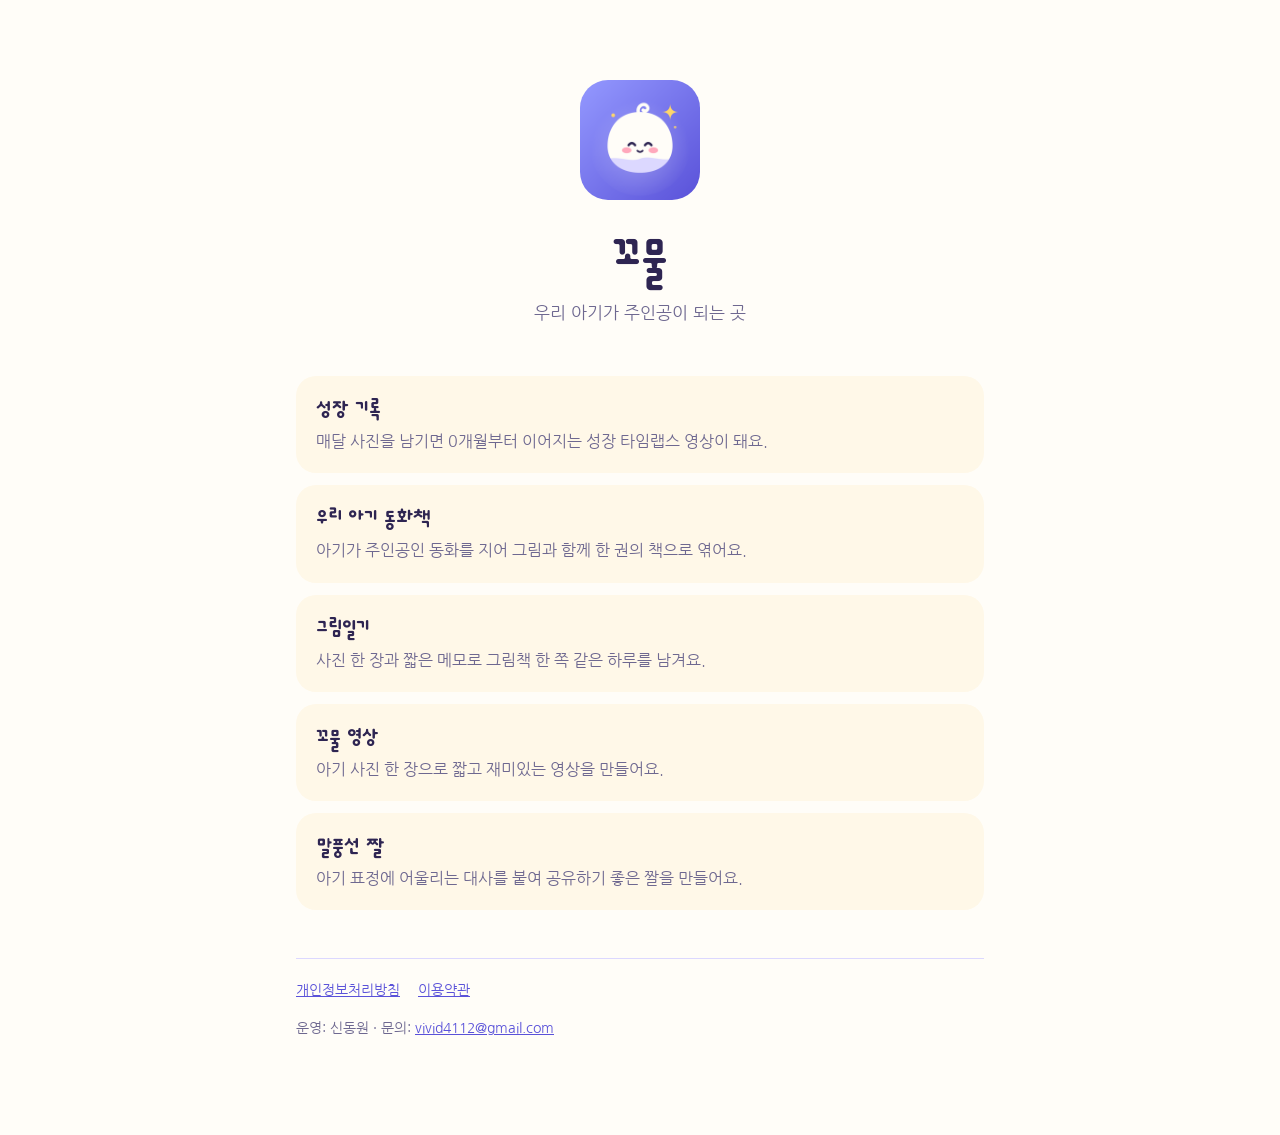
<file: index.html>
<!doctype html>
<html lang="ko">
<head>
  <meta charset="utf-8">
  <meta name="viewport" content="width=device-width, initial-scale=1">
  <title>꼬물</title>
  <meta name="google-site-verification" content="c36oSgWruNd_u1xOIwoiZmFwiPWafDq4WZ_25QEYXlg">
  <meta name="description" content="아기 사진으로 영상, 동화책, 그림일기, 성장 기록을 만드는 앱">
  <link rel="icon" href="favicon.png">
  <link rel="preconnect" href="https://fonts.googleapis.com">
  <link rel="preconnect" href="https://fonts.gstatic.com" crossorigin>
  <link href="https://fonts.googleapis.com/css2?family=Dongle:wght@700&family=Nanum+Gothic:wght@400;700&display=swap" rel="stylesheet">
  <link rel="stylesheet" href="style.css">
</head>
<body>
  <main>
    <section class="hero">
      <img src="icon.png" alt="꼬물 앱 아이콘">
      <h1>꼬물</h1>
      <p>우리 아기가 주인공이 되는 곳</p>
    </section>

    <section class="features">
      <div class="feature"><b>성장 기록</b><p>매달 사진을 남기면 0개월부터 이어지는 성장 타임랩스 영상이 돼요.</p></div>
      <div class="feature"><b>우리 아기 동화책</b><p>아기가 주인공인 동화를 지어 그림과 함께 한 권의 책으로 엮어요.</p></div>
      <div class="feature"><b>그림일기</b><p>사진 한 장과 짧은 메모로 그림책 한 쪽 같은 하루를 남겨요.</p></div>
      <div class="feature"><b>꼬물 영상</b><p>아기 사진 한 장으로 짧고 재미있는 영상을 만들어요.</p></div>
      <div class="feature"><b>말풍선 짤</b><p>아기 표정에 어울리는 대사를 붙여 공유하기 좋은 짤을 만들어요.</p></div>
    </section>

    <footer>
      <a href="privacy.html">개인정보처리방침</a>
      <a href="terms.html">이용약관</a>
      <p>운영: 신동원 · 문의: <a href="mailto:vivid4112@gmail.com">vivid4112@gmail.com</a></p>
    </footer>
  </main>
</body>
</html>
</file>
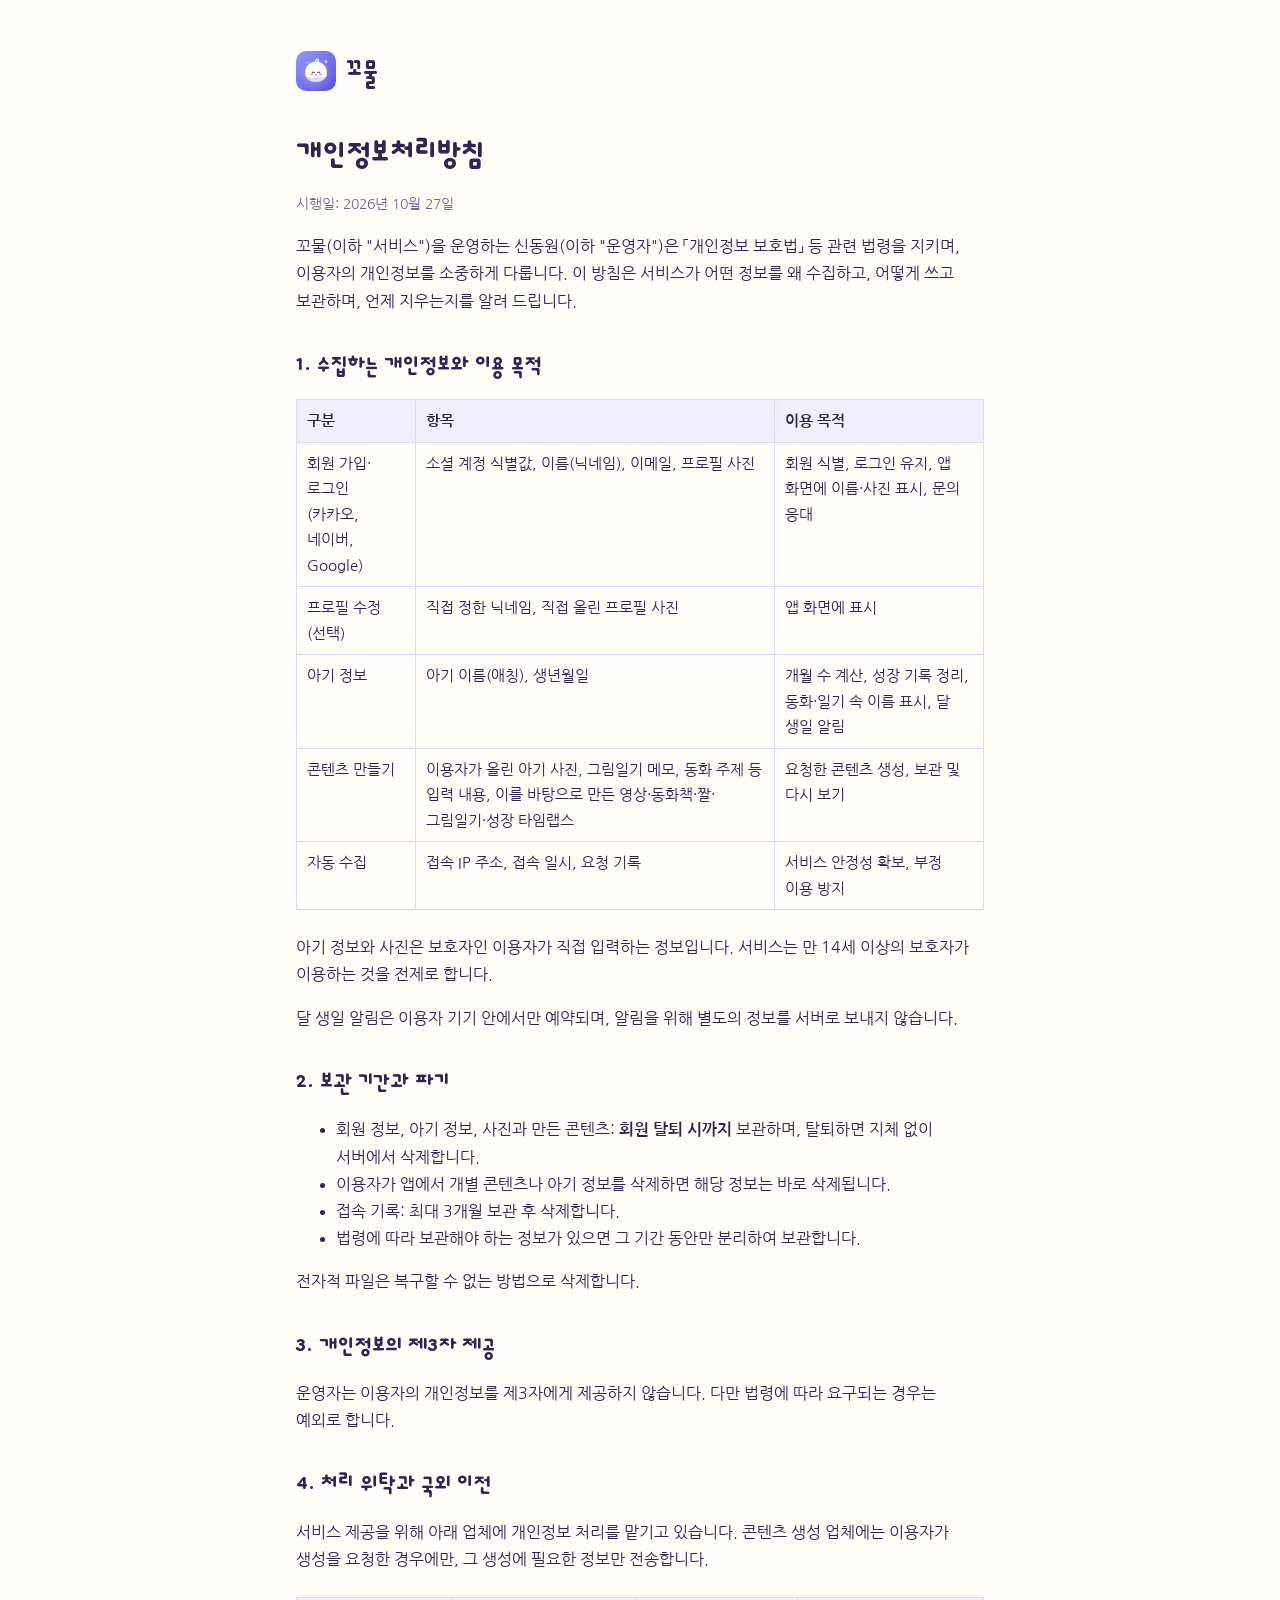
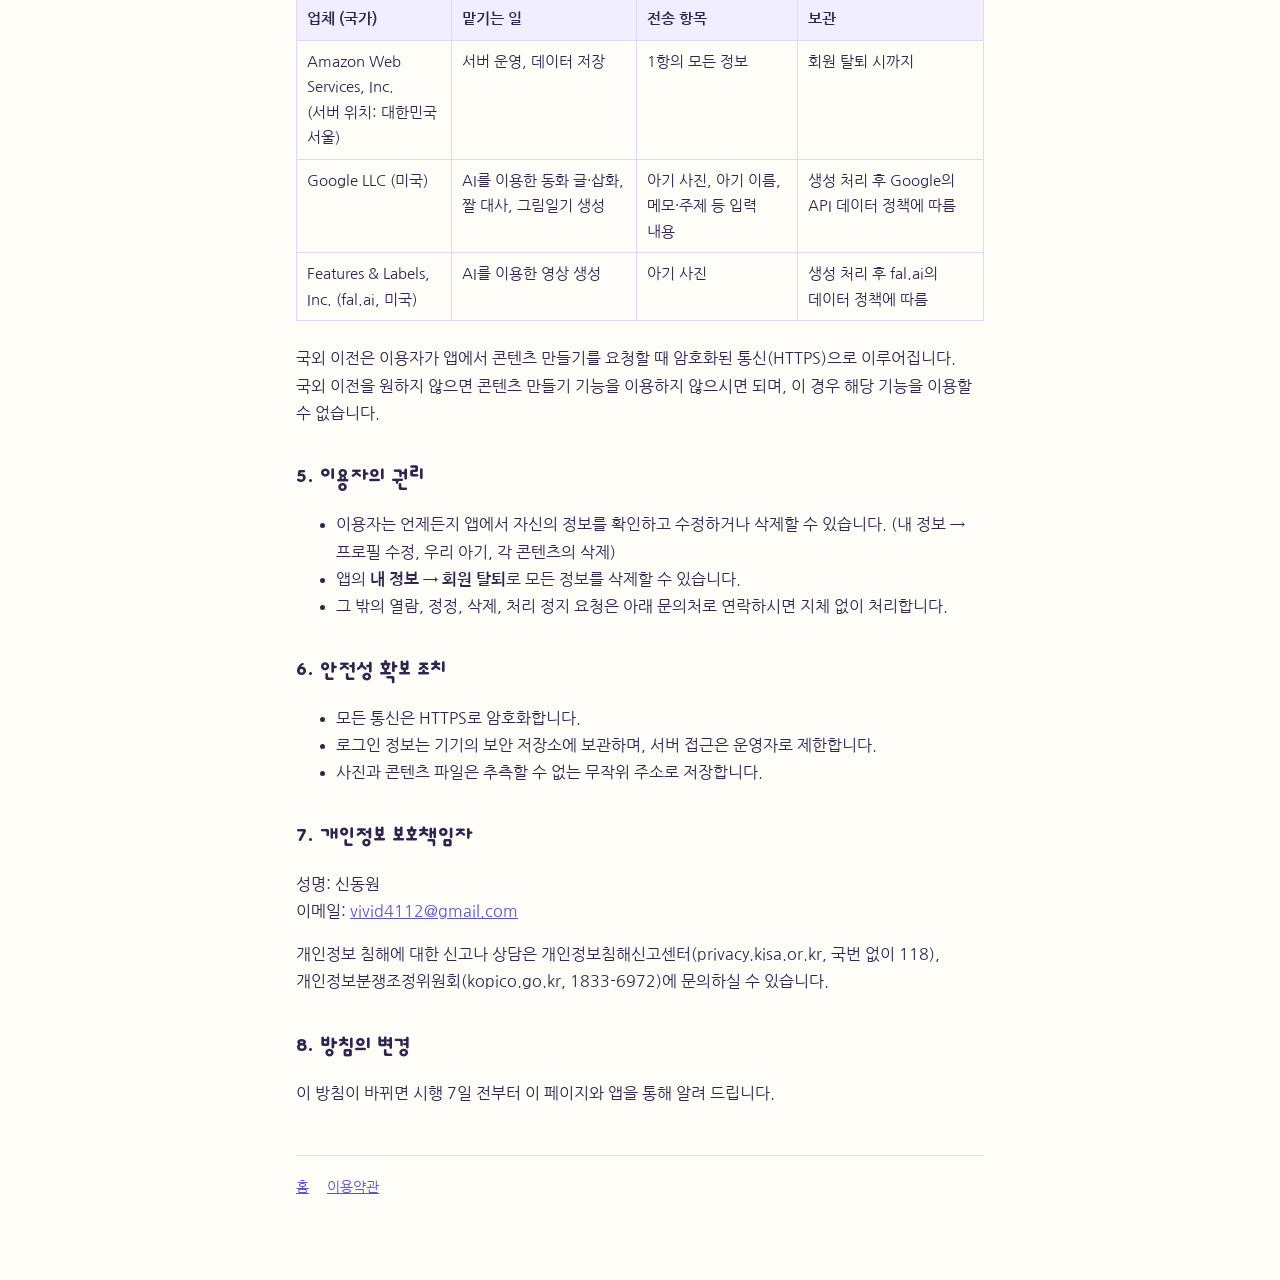
<file: privacy.html>
<!doctype html>
<html lang="ko">
<head>
  <meta charset="utf-8">
  <meta name="viewport" content="width=device-width, initial-scale=1">
  <title>꼬물 개인정보처리방침</title>
  <link rel="icon" href="favicon.png">
  <link rel="preconnect" href="https://fonts.googleapis.com">
  <link rel="preconnect" href="https://fonts.gstatic.com" crossorigin>
  <link href="https://fonts.googleapis.com/css2?family=Dongle:wght@700&family=Nanum+Gothic:wght@400;700&display=swap" rel="stylesheet">
  <link rel="stylesheet" href="style.css">
</head>
<body>
  <main>
    <header class="nav"><img src="icon.png" alt=""><a href="./">꼬물</a></header>

    <h1>개인정보처리방침</h1>
    <p class="meta">시행일: 2026년 10월 27일</p>

    <p>꼬물(이하 "서비스")을 운영하는 신동원(이하 "운영자")은 「개인정보 보호법」 등 관련 법령을 지키며, 이용자의 개인정보를 소중하게 다룹니다. 이 방침은 서비스가 어떤 정보를 왜 수집하고, 어떻게 쓰고 보관하며, 언제 지우는지를 알려 드립니다.</p>

    <h2>1. 수집하는 개인정보와 이용 목적</h2>
    <div class="table-wrap">
      <table>
        <tr><th>구분</th><th>항목</th><th>이용 목적</th></tr>
        <tr>
          <td>회원 가입·로그인<br>(카카오, 네이버, Google)</td>
          <td>소셜 계정 식별값, 이름(닉네임), 이메일, 프로필 사진</td>
          <td>회원 식별, 로그인 유지, 앱 화면에 이름·사진 표시, 문의 응대</td>
        </tr>
        <tr>
          <td>프로필 수정 (선택)</td>
          <td>직접 정한 닉네임, 직접 올린 프로필 사진</td>
          <td>앱 화면에 표시</td>
        </tr>
        <tr>
          <td>아기 정보</td>
          <td>아기 이름(애칭), 생년월일</td>
          <td>개월 수 계산, 성장 기록 정리, 동화·일기 속 이름 표시, 달 생일 알림</td>
        </tr>
        <tr>
          <td>콘텐츠 만들기</td>
          <td>이용자가 올린 아기 사진, 그림일기 메모, 동화 주제 등 입력 내용, 이를 바탕으로 만든 영상·동화책·짤·그림일기·성장 타임랩스</td>
          <td>요청한 콘텐츠 생성, 보관 및 다시 보기</td>
        </tr>
        <tr>
          <td>자동 수집</td>
          <td>접속 IP 주소, 접속 일시, 요청 기록</td>
          <td>서비스 안정성 확보, 부정 이용 방지</td>
        </tr>
      </table>
    </div>
    <p>아기 정보와 사진은 보호자인 이용자가 직접 입력하는 정보입니다. 서비스는 만 14세 이상의 보호자가 이용하는 것을 전제로 합니다.</p>
    <p>달 생일 알림은 이용자 기기 안에서만 예약되며, 알림을 위해 별도의 정보를 서버로 보내지 않습니다.</p>

    <h2>2. 보관 기간과 파기</h2>
    <ul>
      <li>회원 정보, 아기 정보, 사진과 만든 콘텐츠: <b>회원 탈퇴 시까지</b> 보관하며, 탈퇴하면 지체 없이 서버에서 삭제합니다.</li>
      <li>이용자가 앱에서 개별 콘텐츠나 아기 정보를 삭제하면 해당 정보는 바로 삭제됩니다.</li>
      <li>접속 기록: 최대 3개월 보관 후 삭제합니다.</li>
      <li>법령에 따라 보관해야 하는 정보가 있으면 그 기간 동안만 분리하여 보관합니다.</li>
    </ul>
    <p>전자적 파일은 복구할 수 없는 방법으로 삭제합니다.</p>

    <h2>3. 개인정보의 제3자 제공</h2>
    <p>운영자는 이용자의 개인정보를 제3자에게 제공하지 않습니다. 다만 법령에 따라 요구되는 경우는 예외로 합니다.</p>

    <h2>4. 처리 위탁과 국외 이전</h2>
    <p>서비스 제공을 위해 아래 업체에 개인정보 처리를 맡기고 있습니다. 콘텐츠 생성 업체에는 이용자가 생성을 요청한 경우에만, 그 생성에 필요한 정보만 전송합니다.</p>
    <div class="table-wrap">
      <table>
        <tr><th>업체 (국가)</th><th>맡기는 일</th><th>전송 항목</th><th>보관</th></tr>
        <tr>
          <td>Amazon Web Services, Inc.<br>(서버 위치: 대한민국 서울)</td>
          <td>서버 운영, 데이터 저장</td>
          <td>1항의 모든 정보</td>
          <td>회원 탈퇴 시까지</td>
        </tr>
        <tr>
          <td>Google LLC (미국)</td>
          <td>AI를 이용한 동화 글·삽화, 짤 대사, 그림일기 생성</td>
          <td>아기 사진, 아기 이름, 메모·주제 등 입력 내용</td>
          <td>생성 처리 후 Google의 API 데이터 정책에 따름</td>
        </tr>
        <tr>
          <td>Features &amp; Labels, Inc. (fal.ai, 미국)</td>
          <td>AI를 이용한 영상 생성</td>
          <td>아기 사진</td>
          <td>생성 처리 후 fal.ai의 데이터 정책에 따름</td>
        </tr>
      </table>
    </div>
    <p>국외 이전은 이용자가 앱에서 콘텐츠 만들기를 요청할 때 암호화된 통신(HTTPS)으로 이루어집니다. 국외 이전을 원하지 않으면 콘텐츠 만들기 기능을 이용하지 않으시면 되며, 이 경우 해당 기능을 이용할 수 없습니다.</p>

    <h2>5. 이용자의 권리</h2>
    <ul>
      <li>이용자는 언제든지 앱에서 자신의 정보를 확인하고 수정하거나 삭제할 수 있습니다. (내 정보 → 프로필 수정, 우리 아기, 각 콘텐츠의 삭제)</li>
      <li>앱의 <b>내 정보 → 회원 탈퇴</b>로 모든 정보를 삭제할 수 있습니다.</li>
      <li>그 밖의 열람, 정정, 삭제, 처리 정지 요청은 아래 문의처로 연락하시면 지체 없이 처리합니다.</li>
    </ul>

    <h2>6. 안전성 확보 조치</h2>
    <ul>
      <li>모든 통신은 HTTPS로 암호화합니다.</li>
      <li>로그인 정보는 기기의 보안 저장소에 보관하며, 서버 접근은 운영자로 제한합니다.</li>
      <li>사진과 콘텐츠 파일은 추측할 수 없는 무작위 주소로 저장합니다.</li>
    </ul>

    <h2>7. 개인정보 보호책임자</h2>
    <p>성명: 신동원<br>이메일: <a href="mailto:vivid4112@gmail.com">vivid4112@gmail.com</a></p>
    <p>개인정보 침해에 대한 신고나 상담은 개인정보침해신고센터(privacy.kisa.or.kr, 국번 없이 118), 개인정보분쟁조정위원회(kopico.go.kr, 1833-6972)에 문의하실 수 있습니다.</p>

    <h2>8. 방침의 변경</h2>
    <p>이 방침이 바뀌면 시행 7일 전부터 이 페이지와 앱을 통해 알려 드립니다.</p>

    <footer>
      <a href="./">홈</a>
      <a href="terms.html">이용약관</a>
    </footer>
  </main>
</body>
</html>
</file>
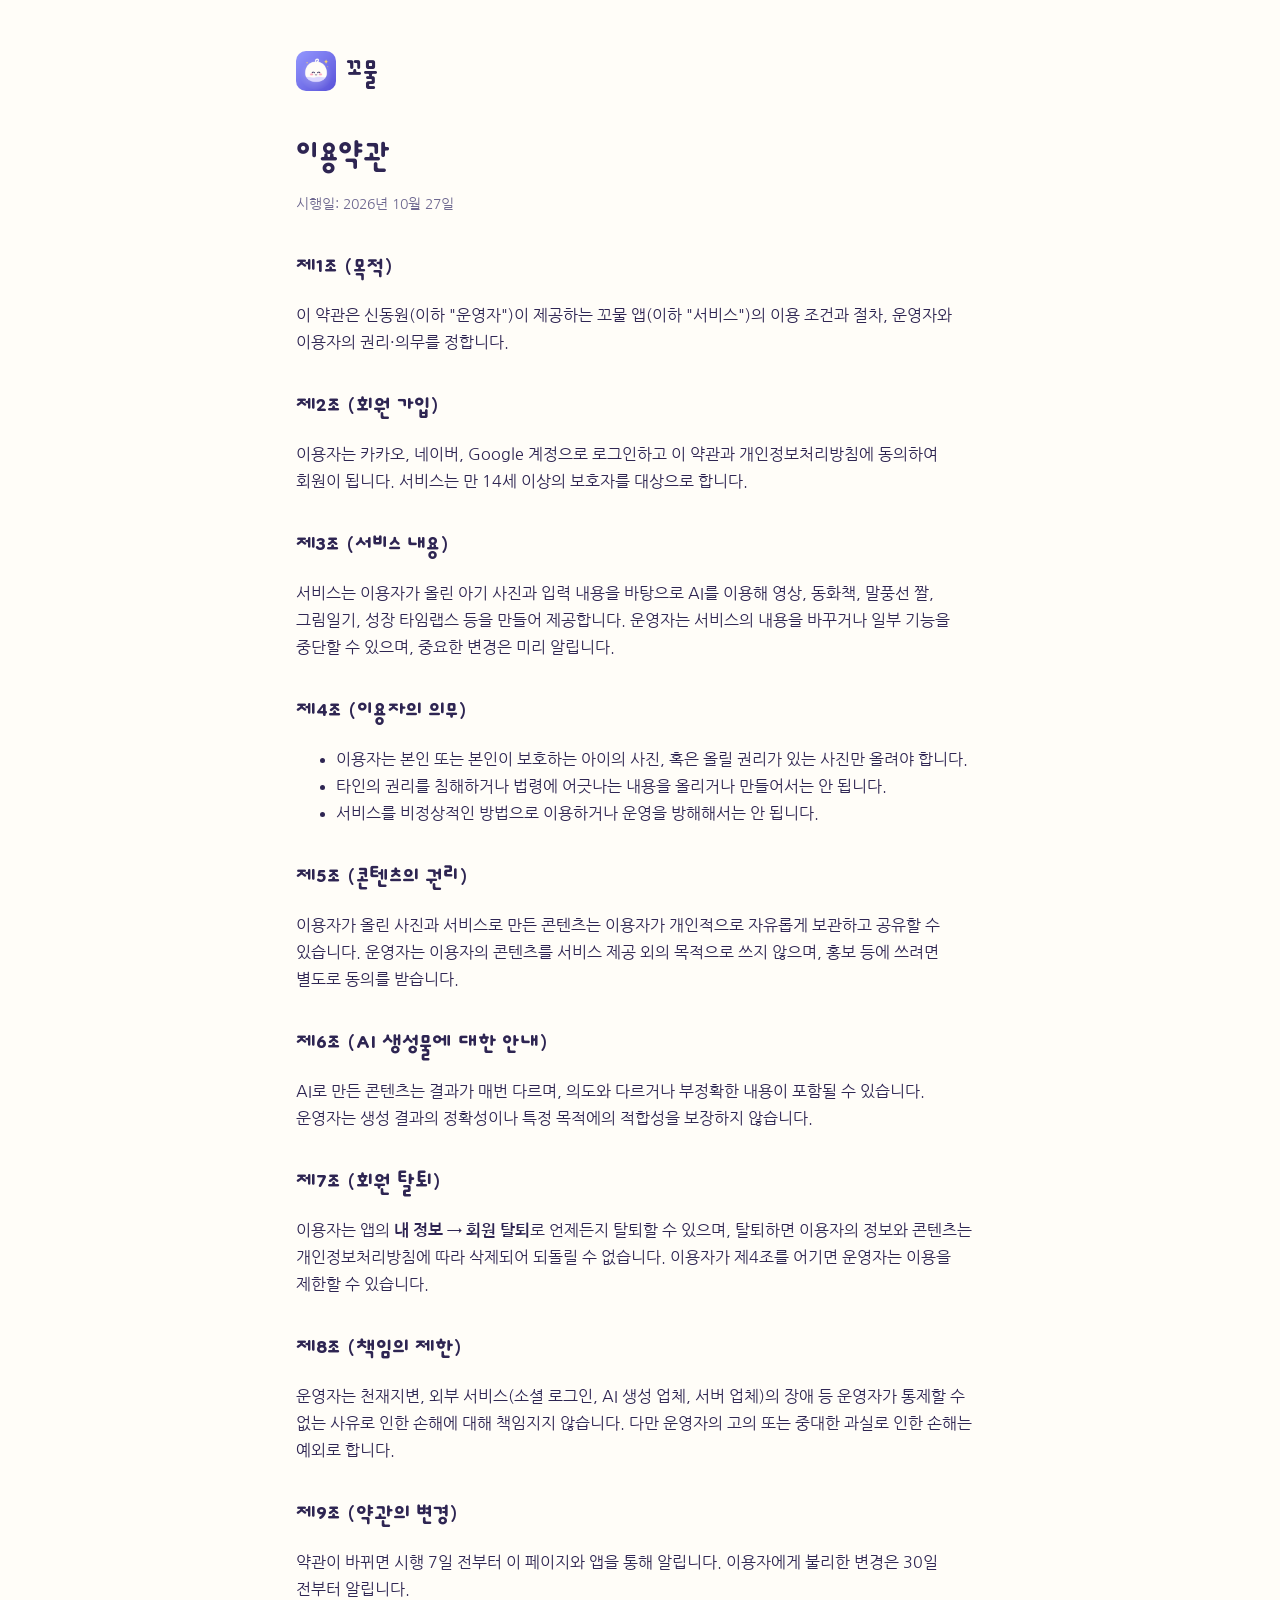
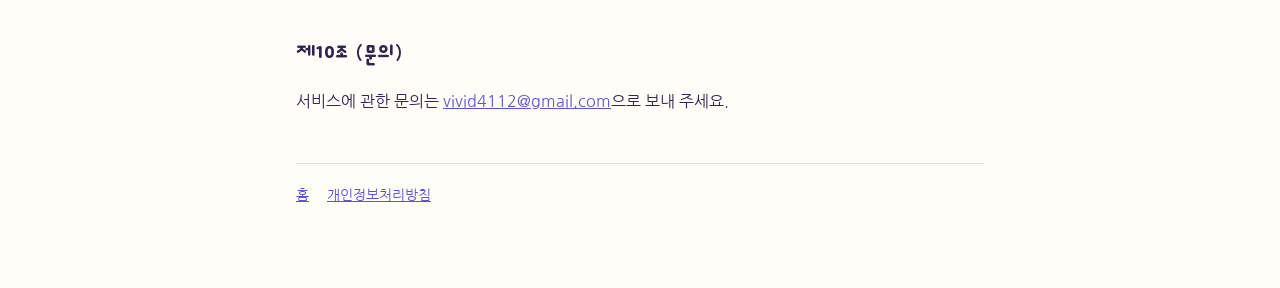
<file: terms.html>
<!doctype html>
<html lang="ko">
<head>
  <meta charset="utf-8">
  <meta name="viewport" content="width=device-width, initial-scale=1">
  <title>꼬물 이용약관</title>
  <link rel="icon" href="favicon.png">
  <link rel="preconnect" href="https://fonts.googleapis.com">
  <link rel="preconnect" href="https://fonts.gstatic.com" crossorigin>
  <link href="https://fonts.googleapis.com/css2?family=Dongle:wght@700&family=Nanum+Gothic:wght@400;700&display=swap" rel="stylesheet">
  <link rel="stylesheet" href="style.css">
</head>
<body>
  <main>
    <header class="nav"><img src="icon.png" alt=""><a href="./">꼬물</a></header>

    <h1>이용약관</h1>
    <p class="meta">시행일: 2026년 10월 27일</p>

    <h2>제1조 (목적)</h2>
    <p>이 약관은 신동원(이하 "운영자")이 제공하는 꼬물 앱(이하 "서비스")의 이용 조건과 절차, 운영자와 이용자의 권리·의무를 정합니다.</p>

    <h2>제2조 (회원 가입)</h2>
    <p>이용자는 카카오, 네이버, Google 계정으로 로그인하고 이 약관과 개인정보처리방침에 동의하여 회원이 됩니다. 서비스는 만 14세 이상의 보호자를 대상으로 합니다.</p>

    <h2>제3조 (서비스 내용)</h2>
    <p>서비스는 이용자가 올린 아기 사진과 입력 내용을 바탕으로 AI를 이용해 영상, 동화책, 말풍선 짤, 그림일기, 성장 타임랩스 등을 만들어 제공합니다. 운영자는 서비스의 내용을 바꾸거나 일부 기능을 중단할 수 있으며, 중요한 변경은 미리 알립니다.</p>

    <h2>제4조 (이용자의 의무)</h2>
    <ul>
      <li>이용자는 본인 또는 본인이 보호하는 아이의 사진, 혹은 올릴 권리가 있는 사진만 올려야 합니다.</li>
      <li>타인의 권리를 침해하거나 법령에 어긋나는 내용을 올리거나 만들어서는 안 됩니다.</li>
      <li>서비스를 비정상적인 방법으로 이용하거나 운영을 방해해서는 안 됩니다.</li>
    </ul>

    <h2>제5조 (콘텐츠의 권리)</h2>
    <p>이용자가 올린 사진과 서비스로 만든 콘텐츠는 이용자가 개인적으로 자유롭게 보관하고 공유할 수 있습니다. 운영자는 이용자의 콘텐츠를 서비스 제공 외의 목적으로 쓰지 않으며, 홍보 등에 쓰려면 별도로 동의를 받습니다.</p>

    <h2>제6조 (AI 생성물에 대한 안내)</h2>
    <p>AI로 만든 콘텐츠는 결과가 매번 다르며, 의도와 다르거나 부정확한 내용이 포함될 수 있습니다. 운영자는 생성 결과의 정확성이나 특정 목적에의 적합성을 보장하지 않습니다.</p>

    <h2>제7조 (회원 탈퇴)</h2>
    <p>이용자는 앱의 <b>내 정보 → 회원 탈퇴</b>로 언제든지 탈퇴할 수 있으며, 탈퇴하면 이용자의 정보와 콘텐츠는 개인정보처리방침에 따라 삭제되어 되돌릴 수 없습니다. 이용자가 제4조를 어기면 운영자는 이용을 제한할 수 있습니다.</p>

    <h2>제8조 (책임의 제한)</h2>
    <p>운영자는 천재지변, 외부 서비스(소셜 로그인, AI 생성 업체, 서버 업체)의 장애 등 운영자가 통제할 수 없는 사유로 인한 손해에 대해 책임지지 않습니다. 다만 운영자의 고의 또는 중대한 과실로 인한 손해는 예외로 합니다.</p>

    <h2>제9조 (약관의 변경)</h2>
    <p>약관이 바뀌면 시행 7일 전부터 이 페이지와 앱을 통해 알립니다. 이용자에게 불리한 변경은 30일 전부터 알립니다.</p>

    <h2>제10조 (문의)</h2>
    <p>서비스에 관한 문의는 <a href="mailto:vivid4112@gmail.com">vivid4112@gmail.com</a>으로 보내 주세요.</p>

    <footer>
      <a href="./">홈</a>
      <a href="privacy.html">개인정보처리방침</a>
    </footer>
  </main>
</body>
</html>
</file>
<file: style.css>
:root {
  --milk: #FFFDF8;
  --ink: #2E2552;
  --muted: #6E6890;
  --periwinkle: #7178F2;
  --deep: #5A52D9;
  --swaddle: #DCD8FF;
  --paper: #FFF8E8;
}
* { box-sizing: border-box; }
body {
  margin: 0;
  background: var(--milk);
  color: var(--ink);
  font-family: 'Nanum Gothic', 'Apple SD Gothic Neo', 'Malgun Gothic', sans-serif;
  line-height: 1.7;
  word-break: keep-all;
}
main { max-width: 720px; margin: 0 auto; padding: 40px 16px 80px; }
a { color: var(--deep); }
header.nav { display: flex; align-items: center; gap: 10px; margin-bottom: 32px; }
header.nav img { width: 40px; height: 40px; border-radius: 10px; }
header.nav a { font-family: 'Dongle', sans-serif; font-size: 36px; font-weight: 700; color: var(--ink); text-decoration: none; }
h1, h2 { font-family: "Dongle", sans-serif; font-weight: 700; line-height: 1.05; }
h1 { font-size: 44px; margin: 0 0 8px; }
h2 { font-size: 31px; margin: 36px 0 8px; }
.meta { color: var(--muted); font-size: 14px; }
table { width: 100%; border-collapse: collapse; margin: 8px 0; font-size: 15px; }
th, td { border: 1px solid var(--swaddle); padding: 8px 10px; text-align: left; vertical-align: top; }
th { background: #F1EFFF; }
.table-wrap { overflow-x: auto; }
.hero { text-align: center; padding: 40px 0 8px; }
.hero img { width: 120px; height: 120px; border-radius: 28px; }
.hero h1 { font-size: 64px; margin-top: 16px; }
.hero p { color: var(--muted); font-size: 17px; margin: 0; }
.features { display: grid; gap: 12px; margin: 40px 0; }
.feature { background: var(--paper); border-radius: 20px; padding: 18px 20px; }
.feature b { font-family: 'Dongle', sans-serif; font-weight: 700; font-size: 28px; line-height: 1; }
.feature p { margin: 4px 0 0; color: var(--muted); }
footer { margin-top: 48px; padding-top: 20px; border-top: 1px solid var(--swaddle); color: var(--muted); font-size: 14px; }
footer a { margin-right: 14px; }
</file>
